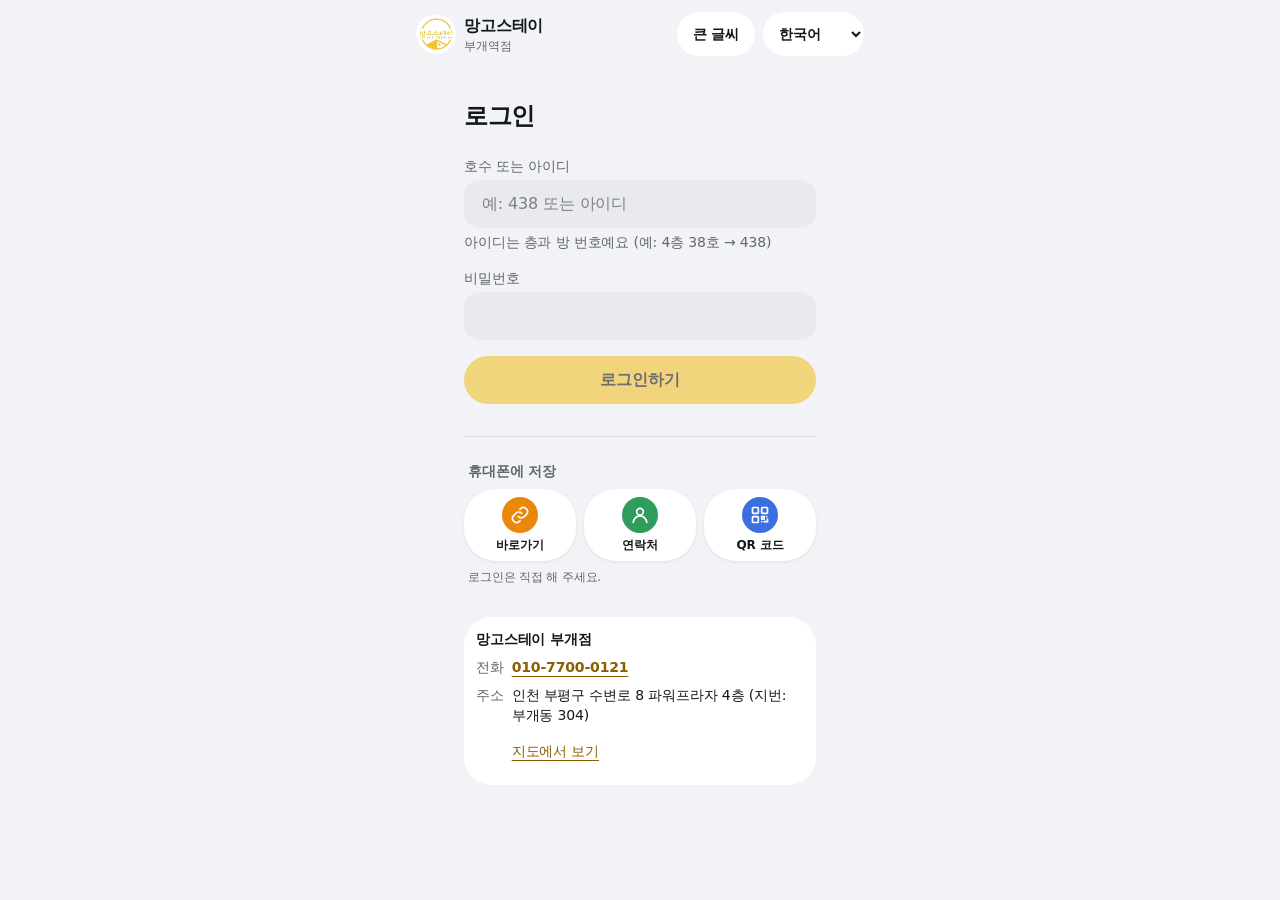
<file: index.html>
<!doctype html>
<html lang="ko">
  <head>
    <meta charset="UTF-8" />
    <link rel="icon" type="image/png" href="./favicon.png" />
    <link rel="apple-touch-icon" href="./apple-touch-icon.png" />
    <link rel="manifest" href="./manifest.webmanifest" />
    <meta name="theme-color" content="#ffffff" />
    <meta name="mobile-web-app-capable" content="yes" />
    <meta name="apple-mobile-web-app-capable" content="yes" />
    <meta name="apple-mobile-web-app-title" content="망고스테이" />
    <meta name="apple-mobile-web-app-status-bar-style" content="default" />
    <meta name="viewport" content="width=device-width, initial-scale=1.0" />
    <title>망고스테이</title>
    <meta name="robots" content="noindex, nofollow" />
    <!-- 카카오톡·문자에 링크를 보내면 제목·로고가 있는 카드로 보이게 -->
    <meta property="og:type" content="website" />
    <meta property="og:site_name" content="망고스테이 부개점" />
    <meta property="og:title" content="망고스테이 부개점 · 입실자 페이지" />
    <meta property="og:description" content="눌러서 로그인하세요 · 住户页面 · Resident page" />
    <meta property="og:image" content="https://kyg1984.github.io/mangostay-web/icon-512.png" />
    <meta property="og:url" content="https://kyg1984.github.io/mangostay-web/" />
    <script type="module" crossorigin src="./assets/main-Wkg0q5-s.js"></script>
    <link rel="modulepreload" crossorigin href="./assets/rolldown-runtime-WkwZ5CU-.js">
    <link rel="modulepreload" crossorigin href="./assets/ApplyPage-BIGU4NuS.js">
    <link rel="modulepreload" crossorigin href="./assets/loginId-D1Tc1cQ2.js">
    <link rel="stylesheet" crossorigin href="./assets/ApplyPage-BGsmNr_R.css">
  </head>
  <body>
    <div id="root"></div>
  </body>
</html>
</file>
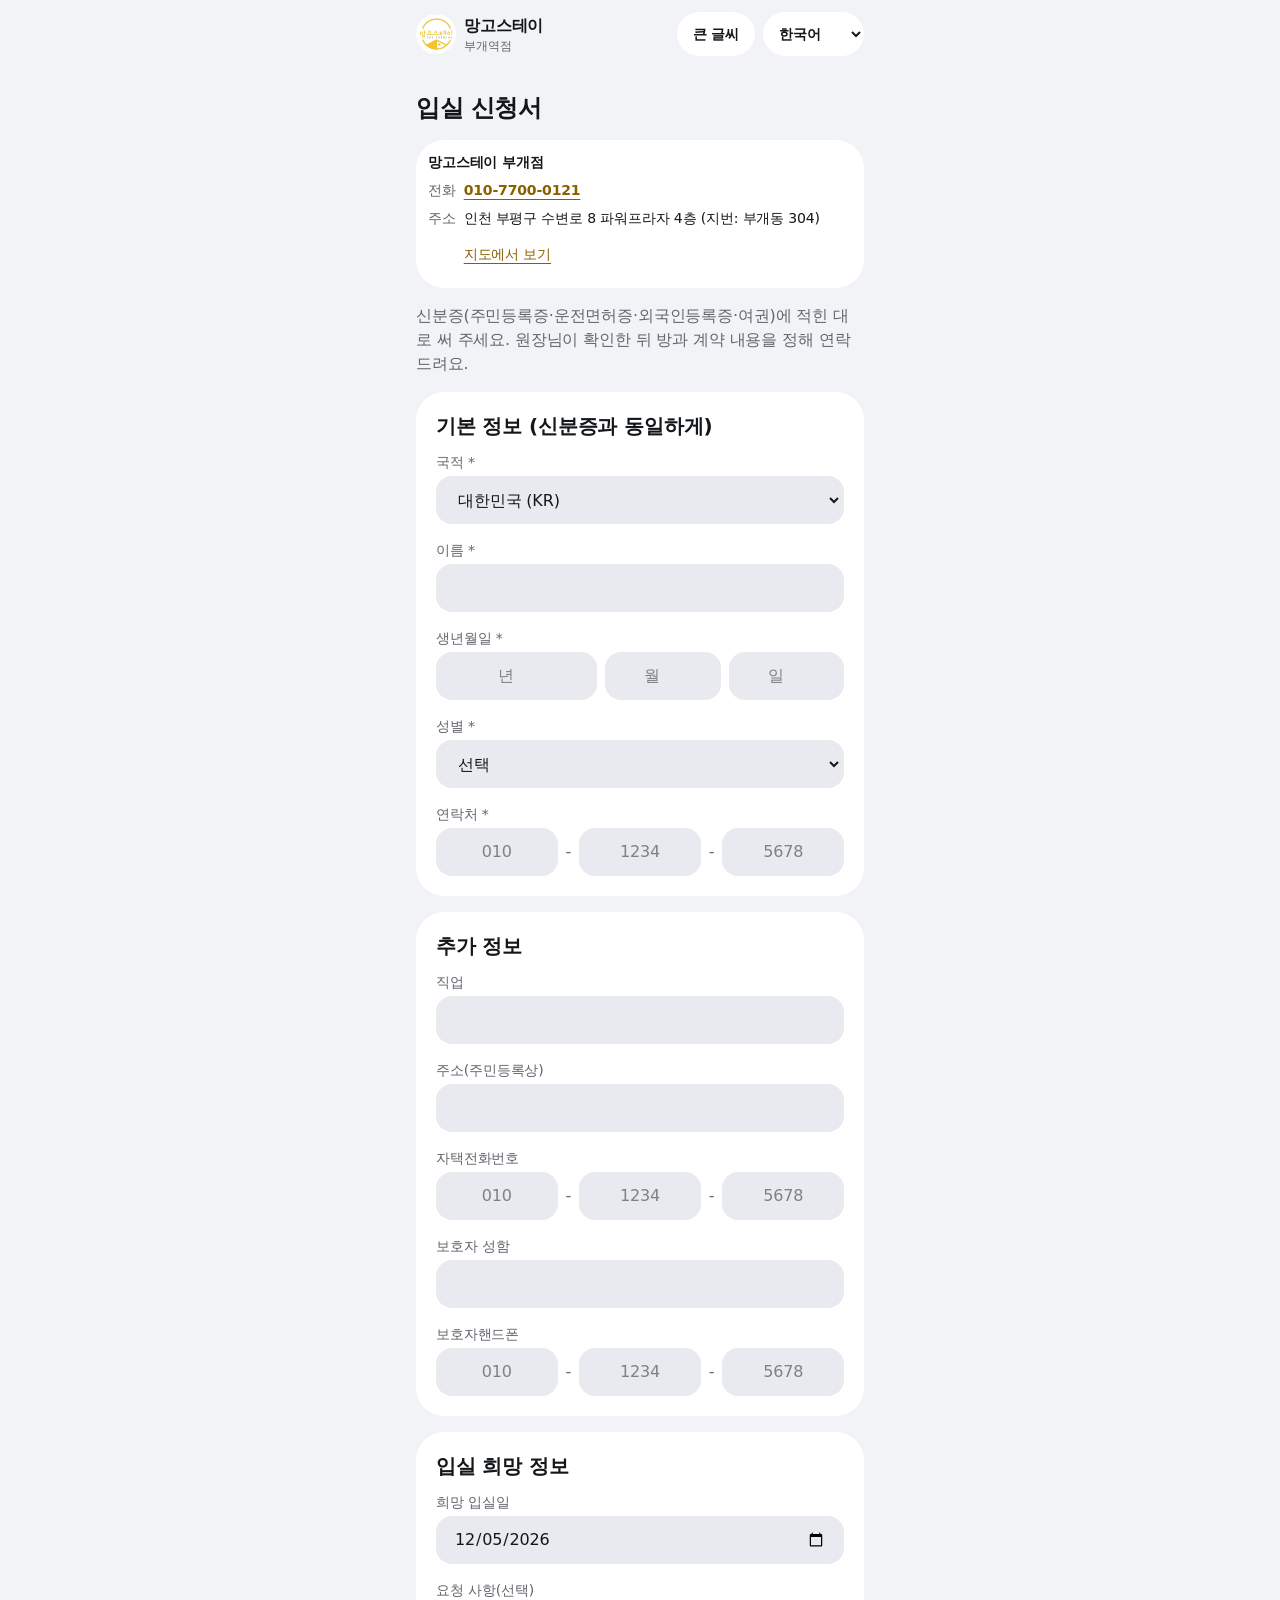
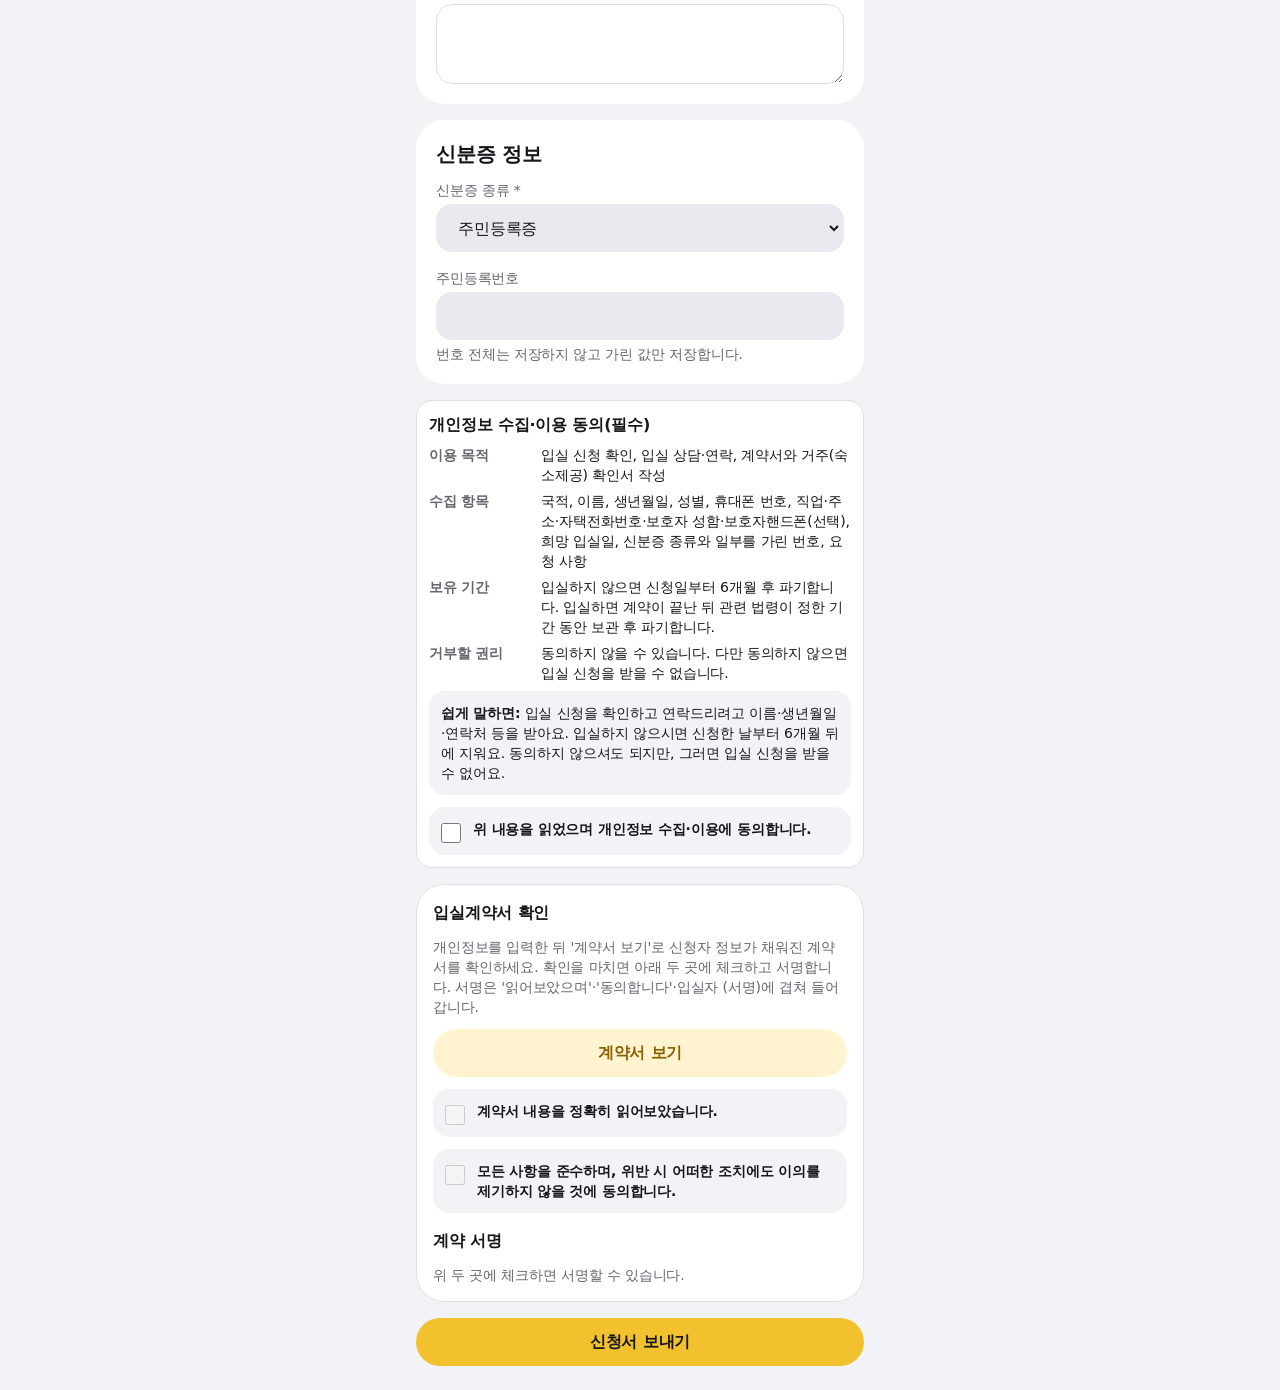
<file: apply/index.html>
<!doctype html>
<html lang="ko">
  <head>
    <meta charset="UTF-8" />
    <link rel="icon" type="image/png" href="../favicon.png" />
    <link rel="apple-touch-icon" href="../apple-touch-icon.png" />
    <meta name="viewport" content="width=device-width, initial-scale=1.0" />
    <title>망고스테이 입실 신청</title>
    <meta name="robots" content="noindex, nofollow" />
    <script type="module" crossorigin src="../assets/apply-Bcy3JU1Q.js"></script>
    <link rel="modulepreload" crossorigin href="../assets/rolldown-runtime-WkwZ5CU-.js">
    <link rel="modulepreload" crossorigin href="../assets/ApplyPage-BIGU4NuS.js">
    <link rel="stylesheet" crossorigin href="../assets/ApplyPage-BGsmNr_R.css">
  </head>
  <body>
    <div id="root"></div>
  </body>
</html>
</file>
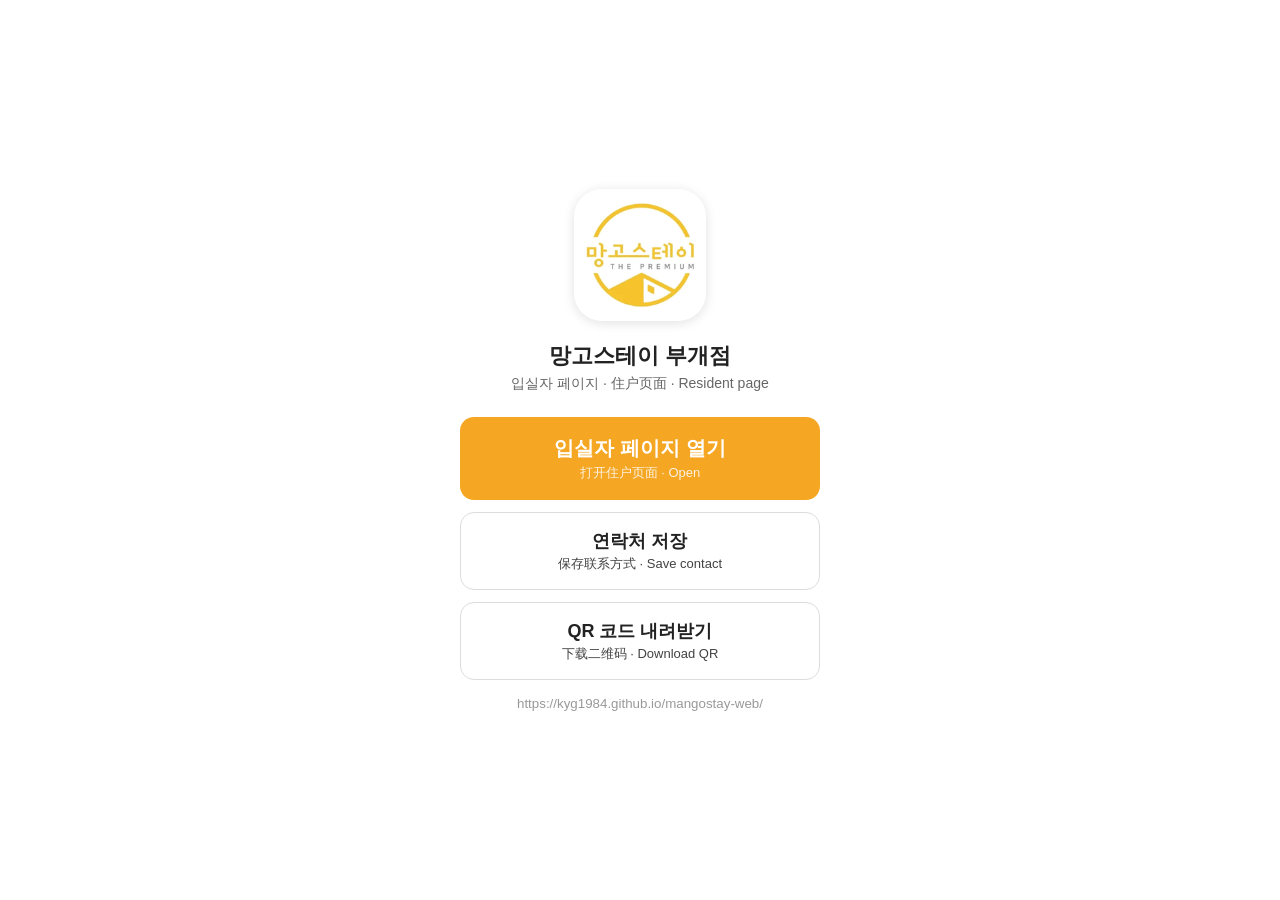
<file: share/mangostay-link.html>
<!doctype html>
<html lang="ko">
<head>
<meta charset="utf-8">
<meta name="viewport" content="width=device-width, initial-scale=1">
<title>망고스테이 부개점 · 입실자 페이지</title>
<link rel="icon" type="image/png" href="[data-uri]">
<link rel="apple-touch-icon" href="[data-uri]">
<meta name="theme-color" content="#ffffff">
<style>
  body{margin:0;font-family:-apple-system,"Apple SD Gothic Neo","Noto Sans KR","PingFang SC",sans-serif;background:#fff;color:#222;
       display:flex;min-height:100vh;align-items:center;justify-content:center;text-align:center;padding:24px;box-sizing:border-box}
  main{width:100%;max-width:360px}
  img.logo{width:132px;height:132px;border-radius:28px;box-shadow:0 2px 12px rgba(0,0,0,.12)}
  h1{font-size:22px;margin:16px 0 4px}
  p{margin:2px 0;color:#666;font-size:14px}
  a.btn{display:block;margin:12px 0;padding:16px;border-radius:14px;font-size:18px;font-weight:700;text-decoration:none}
  a.main{background:#f5a623;color:#fff;font-size:20px;padding:18px;margin-top:24px}
  a.sub{border:1px solid #ddd;color:#222;background:#fff}
  a span{display:block;font-size:13px;font-weight:400;opacity:.85;margin-top:2px}
  small{display:block;margin-top:16px;color:#999;word-break:break-all}
</style>
</head>
<body>
<main>
  <img class="logo" alt="망고스테이" src="[data-uri]">
  <h1>망고스테이 부개점</h1>
  <p>입실자 페이지 · 住户页面 · Resident page</p>
  <a class="btn main" href="https://kyg1984.github.io/mangostay-web/">입실자 페이지 열기<span>打开住户页面 · Open</span></a>
  <a class="btn sub" href="https://kyg1984.github.io/mangostay-web/share/mangostay-contact.vcf" download="망고스테이_부개점.vcf">연락처 저장<span>保存联系方式 · Save contact</span></a>
  <a class="btn sub" href="https://kyg1984.github.io/mangostay-web/share/mangostay-qr.png" download="망고스테이_QR.png">QR 코드 내려받기<span>下载二维码 · Download QR</span></a>
  <small>https://kyg1984.github.io/mangostay-web/</small>
</main>
</body>
</html>
</file>
